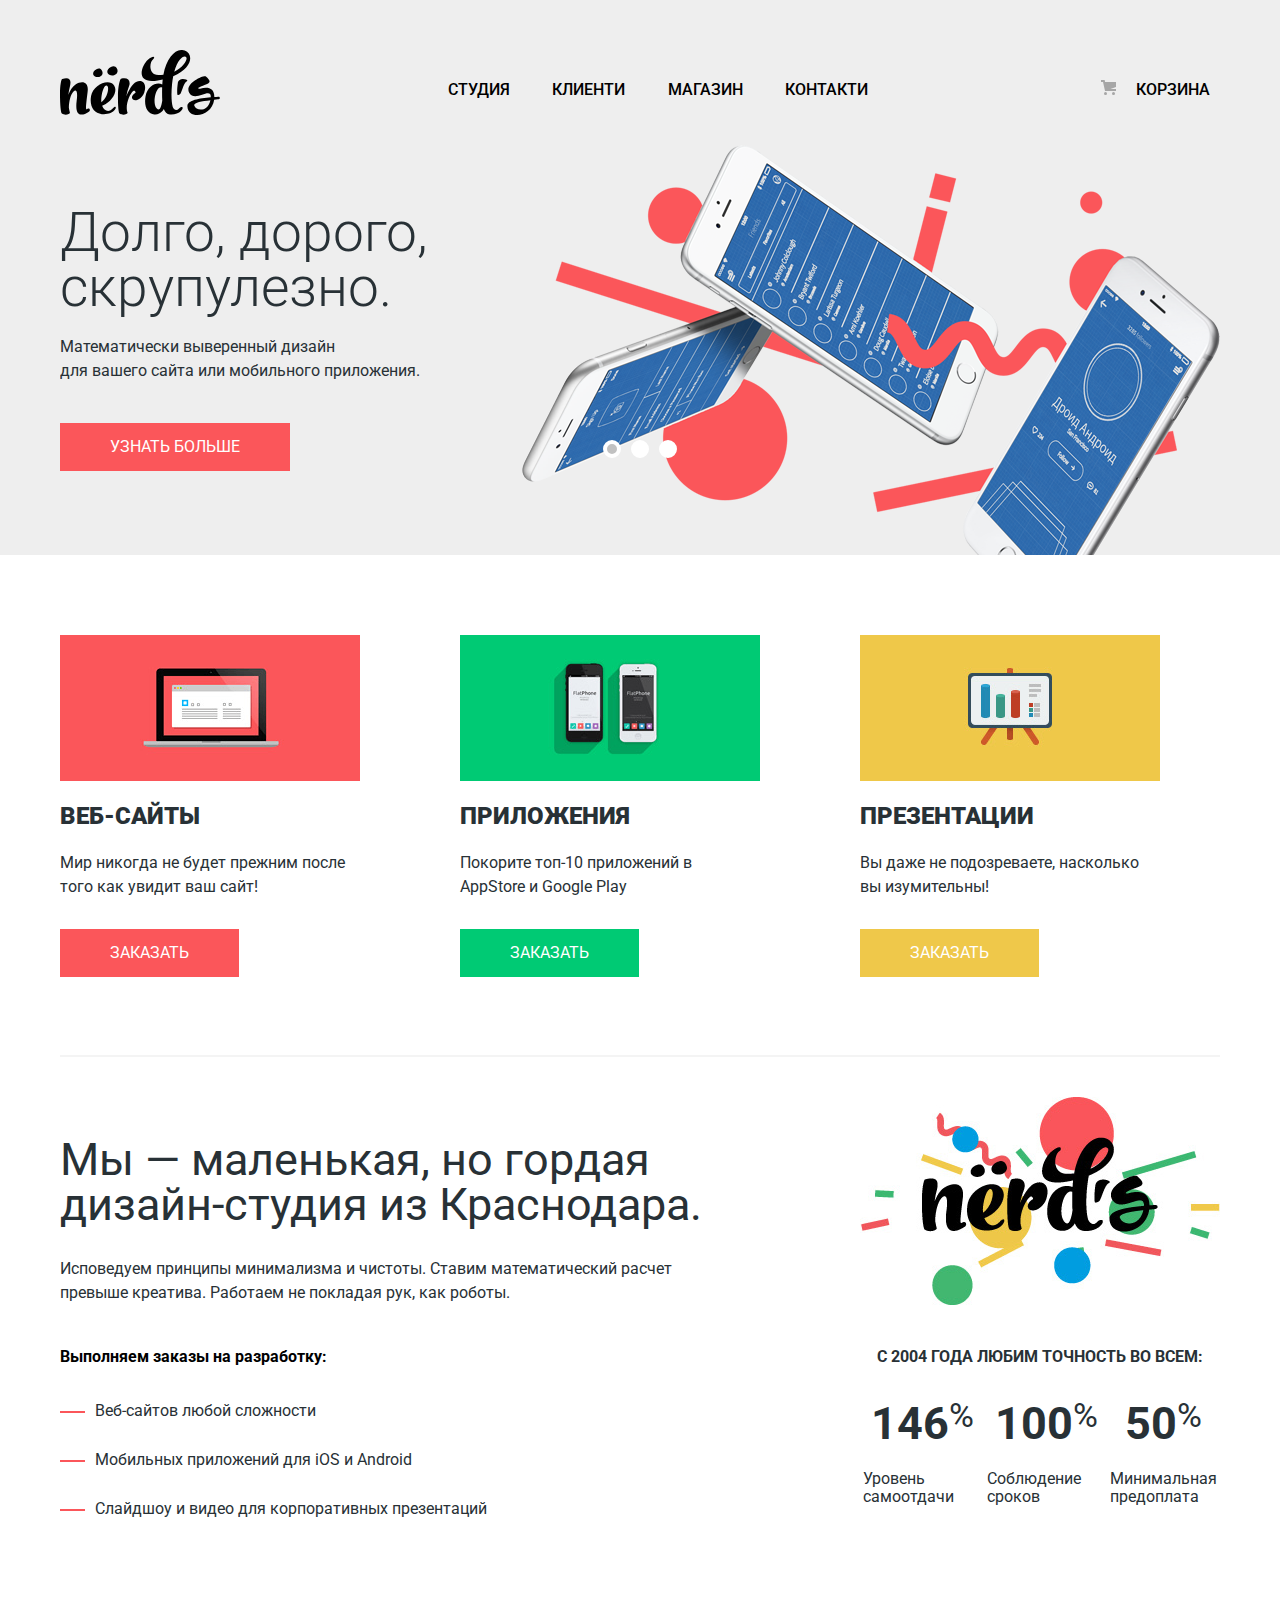
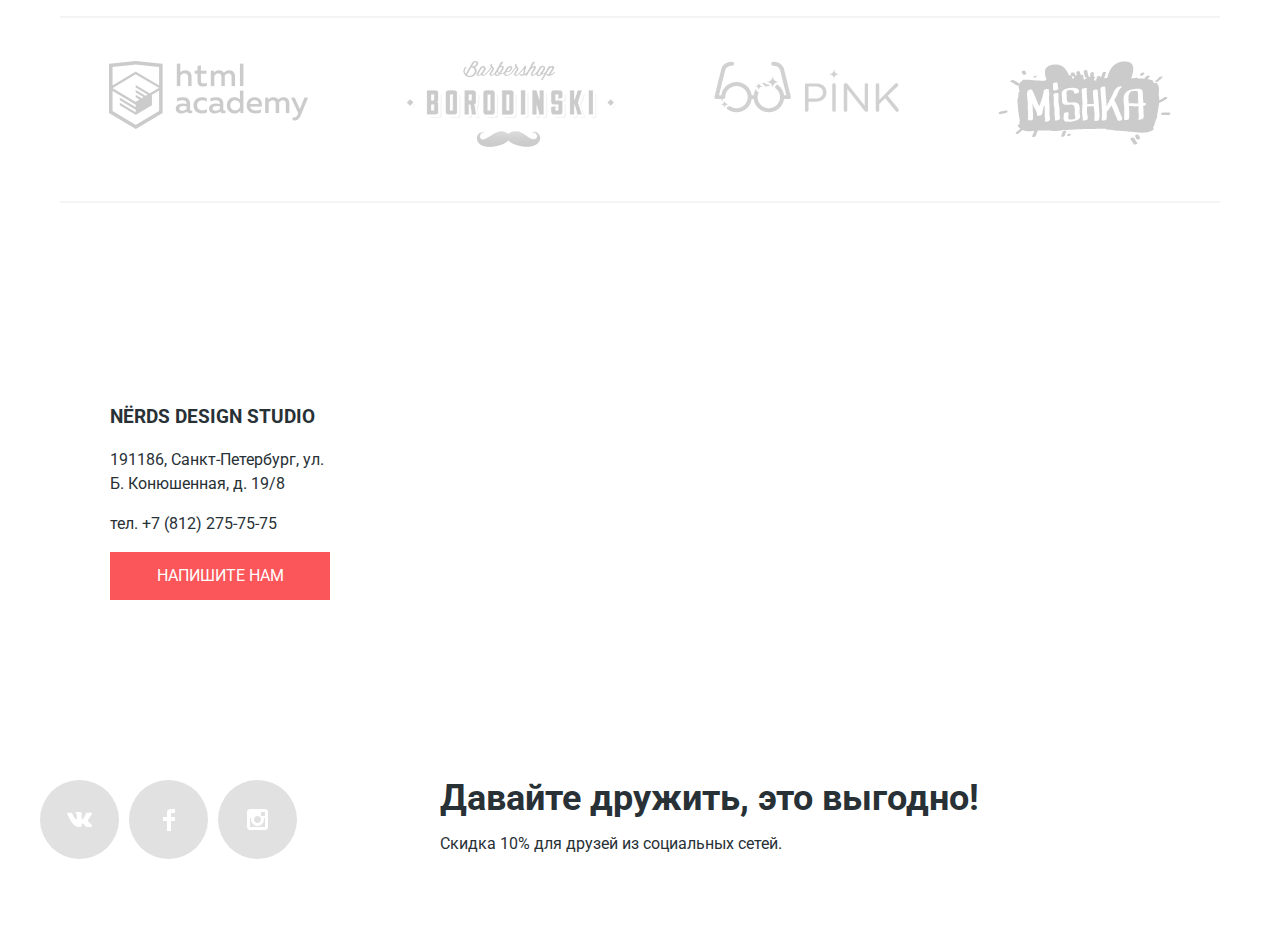
<file: index.html>
<!DOCTYPE html>
<html lang="ru">
<head>
	<meta charset="UTF-8">
	<title>Нёрдс</title>
	<meta name="viewport" content="width=device-width, initial-scale=1">
	<link href="https://fonts.googleapis.com/css?family=Roboto:400,900&amp;subset=cyrillic" rel="stylesheet">
	<link rel="stylesheet" href="css/normalize.css">
	<link rel="stylesheet" href="css/style.css">
</head>
<body>
	<header class="main-header">
		<div class="container">
			<nav class="main-navigation">
				<a class="main-header-logo">
					<img src="img/nerds-logo.svg" width="160" height="65" alt="logo">
				</a>
				<ul class="site-navigation">
					<li><a href="#">Студия</a></li>
					<li><a href="#">Клиенти</a></li>
					<li><a href="catalog.html">Магазин</a></li>
					<li><a href="#">Контакти</a></li>
				</ul>
				<ul class="user-navigation">
					<li>
						<a class="basket-link" href="basket.html">Корзина</a>
					</li>
				</ul>
			</nav>
			<section class="slider">
				<input type="radio" id="btn-1" name="toggle" checked>
				<input type="radio" id="btn-2" name="toggle">
				<input type="radio" id="btn-3" name="toggle">
				<div class="slider-controls">
					<label class="active" for="btn-1"></label>
					<label for="btn-2"></label>
					<label for="btn-3"></label>
					<!-- <i class="active"></i>
					<i></i>
					<i></i> -->
				</div>
				<div class="slides">
					<div class="slide">
						<div class="slide-text">
							<b class="slide-title">Долго, дорого, скрупулезно.</b>
							<p>Математически выверенный дизайн<br> для вашего сайта или мобильного приложения.</p>
							<a href="#" class="btn">Узнать больше</a>
						</div>
					</div>

					<div class="slide">
						<div class="slide-text">
							<b class="slide-title">Любим математику как никто другой</b>
							<p>Никакого креатива, только математические формулы<br> для расчета идеальных пропорций.</p>
							<a href="#" class="btn">Узнать больше</a>
						</div>
					</div>

					<div class="slide">
						<div class="slide-text">
							<b class="slide-title">Только ночь, только хардкор</b>
							<p>Работать днем, как все? Мы против этого.<br> Ближе к полуночи работа только начинается.</p>
							<a href="#" class="btn">Узнать больше</a>
						</div>
					</div>

				</div>			

			</section>
		</div>
	</header>

	<main class="container">
		<h1 class="visually-hidden">Веб студия "Нёрдс"</h1>

		<section class="offer">
			<h2 class="visually-hidden">Мы делаем:</h2>

			<ul class="offer-list">
				<li class="offer-item">
					<img src="img/features/illustration-1.png" alt="Веб-сайты">
					<h3 class="offer-name">Веб-сайты</h3>
					<p>Мир никогда не будет прежним 
					после того как увидит ваш сайт!</p>
					<a href="#" class="btn btn-pink">Заказать</a>
				</li>
				<li class="offer-item">
					<img src="img/features/illustration-2.png" alt="Приложения">
					<h3 class="offer-name">Приложения</h3>
					<p>Покорите топ-10 приложений в 
					AppStore и Google Play</p>
					<a href="#" class="btn btn-green">Заказать</a>
				</li>
				<li class="offer-item">
					<img src="img/features/illustration-3.png" alt="Презентации">
					<h3 class="offer-name">Презентации</h3>
					<p>Вы даже не подозреваете, 
					насколько вы изумительны!</p>
					<a href="#" class="btn btn-yellow">Заказать</a>
				</li>
			</ul>
		</section>

		<section class="about-us">
			<h2 class="visually-hidden">Про нас</h2>
				<div class="about-us-left">
					<p class="lead">Мы — маленькая, но гордая
					дизайн-студия из Краснодара.</p>
					<p class="lead-text">Исповедуем принципы минимализма и чистоты. Ставим математический расчет
					превыше креатива. Работаем не покладая рук, как роботы.</p>
					<h3>Выполняем заказы на разработку:</h3>
					<ul class="about-us-we-do">
						<li>Веб-сайтов любой сложности</li>
						<li>Мобильных приложений для iOS и Android</li>
						<li>Слайдшоу и видео для корпоративных презентаций</li>
					</ul>
				</div>
				<div class="about-us-right">
					<img src="img/for-us.jpg" alt="logo">
					<b>с 2004 года Любим точность во всем:</b>
					<table class="about-us-table">
						<tr>
							<th>146<sup>%</sup></th>
							<th>100<sup>%</sup></th>
							<th>50<sup>%</sup></th>
						</tr>
						<tr>
							<td>Уровень самоотдачи</td>
							<td>Соблюдение сроков</td>
							<td>Минимальная предоплата</td>
						</tr>
					</table>
				</div>
		</section>

		<section class="brands">
			<ul>
				<li>
					<a href="#" class="brands-item"><img src="img/partners/logo-1.png" alt="HTML-Academy"></a>
				</li>
				<li>
					<a href="#" class="brands-item"><img src="img/partners/logo-2.png" alt="Барбершоп Borodinsky"></a>
				</li>
				<li>
					<a href="#" class="brands-item"><img src="img/partners/logo-3.png" alt="Pink"></a>
				</li>
				<li>
					<a href="#" class="brands-item"><img src="img/partners/logo-4.png" alt="Mishka"></a>
				</li>
			</ul>
		</section>
	</main>

	<section class="map">
		<h2 class="visually-hidden">Как до нас добратся</h2>
		
		<div class="container">
			<div class="map-adres-box">
			<h3>NЁRDS DESIGN STUDIO</h3>
			<p>191186, Санкт-Петербург, 
				ул. Б. Конюшенная, д. 19/8</p>
			<p>тел. +7 (812) 275-75-75</p>
			<a class="btn btn-contacts" href="#">Напишите нам</a>
			</div>
		</div>

		<div class="map-old">
			<iframe src="https://www.google.com/maps/embed?pb=!1m18!1m12!1m3!1d2012.5166288730093!2d30.32115488366354!3d59.93852754425381!2m3!1f0!2f0!3f0!3m2!1i1024!2i768!4f13.1!3m3!1m2!1s0x4696310fb661d55f%3A0xd0cc7f055debe430!2sBolshaya+Konyushennaya+Street%2C+Sankt-Peterburg%2C+Russia%2C+191186!5e0!3m2!1sen!2sua!4v1517676764302" width="100%" height="420" frameborder="0" style="border:0" allowfullscreen></iframe>
			<!-- <img src="img/map-old.png" width="100%" height="420" alt="оффис компании по адрессу: Санкт-Петербург, ул. Б. Конюшенная, д. 19/8"> -->
		</div>
	</section>

	<footer class="main-footer container">

			<div class="footer-social">
				<ul>
					<li>
						<a class="social-btn social-btn-vk" href="#"><span class="visually-hidden">Вконтакте</span>
							<img src="img/soc-icons/vk-icon.svg" width="25" height="25" alt="Вконтакте">
						</a>
					</li>
					<li>
						<a class="social-btn social-btn-fb" href="#"><span class="visually-hidden">Фейсбук</span>
							<img src="img/soc-icons/fb-icon.svg" width="12px" height="22px" alt="Фейсбук">
						</a>
					</li>
					<li>
						<a class="social-btn social-btn-inst" href="#"><span class="visually-hidden">Инстаграм</span>
							<img src="img/soc-icons/insta-icon.svg" alt="Инстаграм">
						</a>
					</li>
				</ul>
			</div>

			<div class="social-discount">
				<b>Давайте дружить, это выгодно!</b>
				<p>Скидка 10% для друзей из социальных сетей.</p>
			</div>
	</footer>

	<section class="modal modal-write-us">
    <form class="write-us-form" action="#" method="post">
    	<legend>Напишите нам</legend>
    	<div class="form-wrapper">
	      <p>
	        <label class="user-name " for="user-name">Ваше имя:</label>
	        <input class="login-icon-user" id="user-name" type="text" name="user-name" placeholder="Представьтесь, пожалуйста">
	      </p>
	      <p>
	        <label class="user-mail" for="user-mail">Ваш e-mail:</label>
	        <input class="login-icon-password" id="user-mail" type="email" name="user-email" placeholder="Для отправки ответа">
	      </p>
	      <p class="textarea-form">
	      	<label class="login-checkbox" for="text-letter">Текст письма:</label>
	        <textarea id="text-letter" name="user-text" placeholder="В свободной форме"></textarea> 
	      </p>
      </div>
      <button class="btn btn-modal-send" type="submit">Отправить</button>
    </form>
    <button class="modal-close" type="button">Закрить</button>
	</section>

	<script src="js/popup.js"></script>
</body>
</html>
</file>
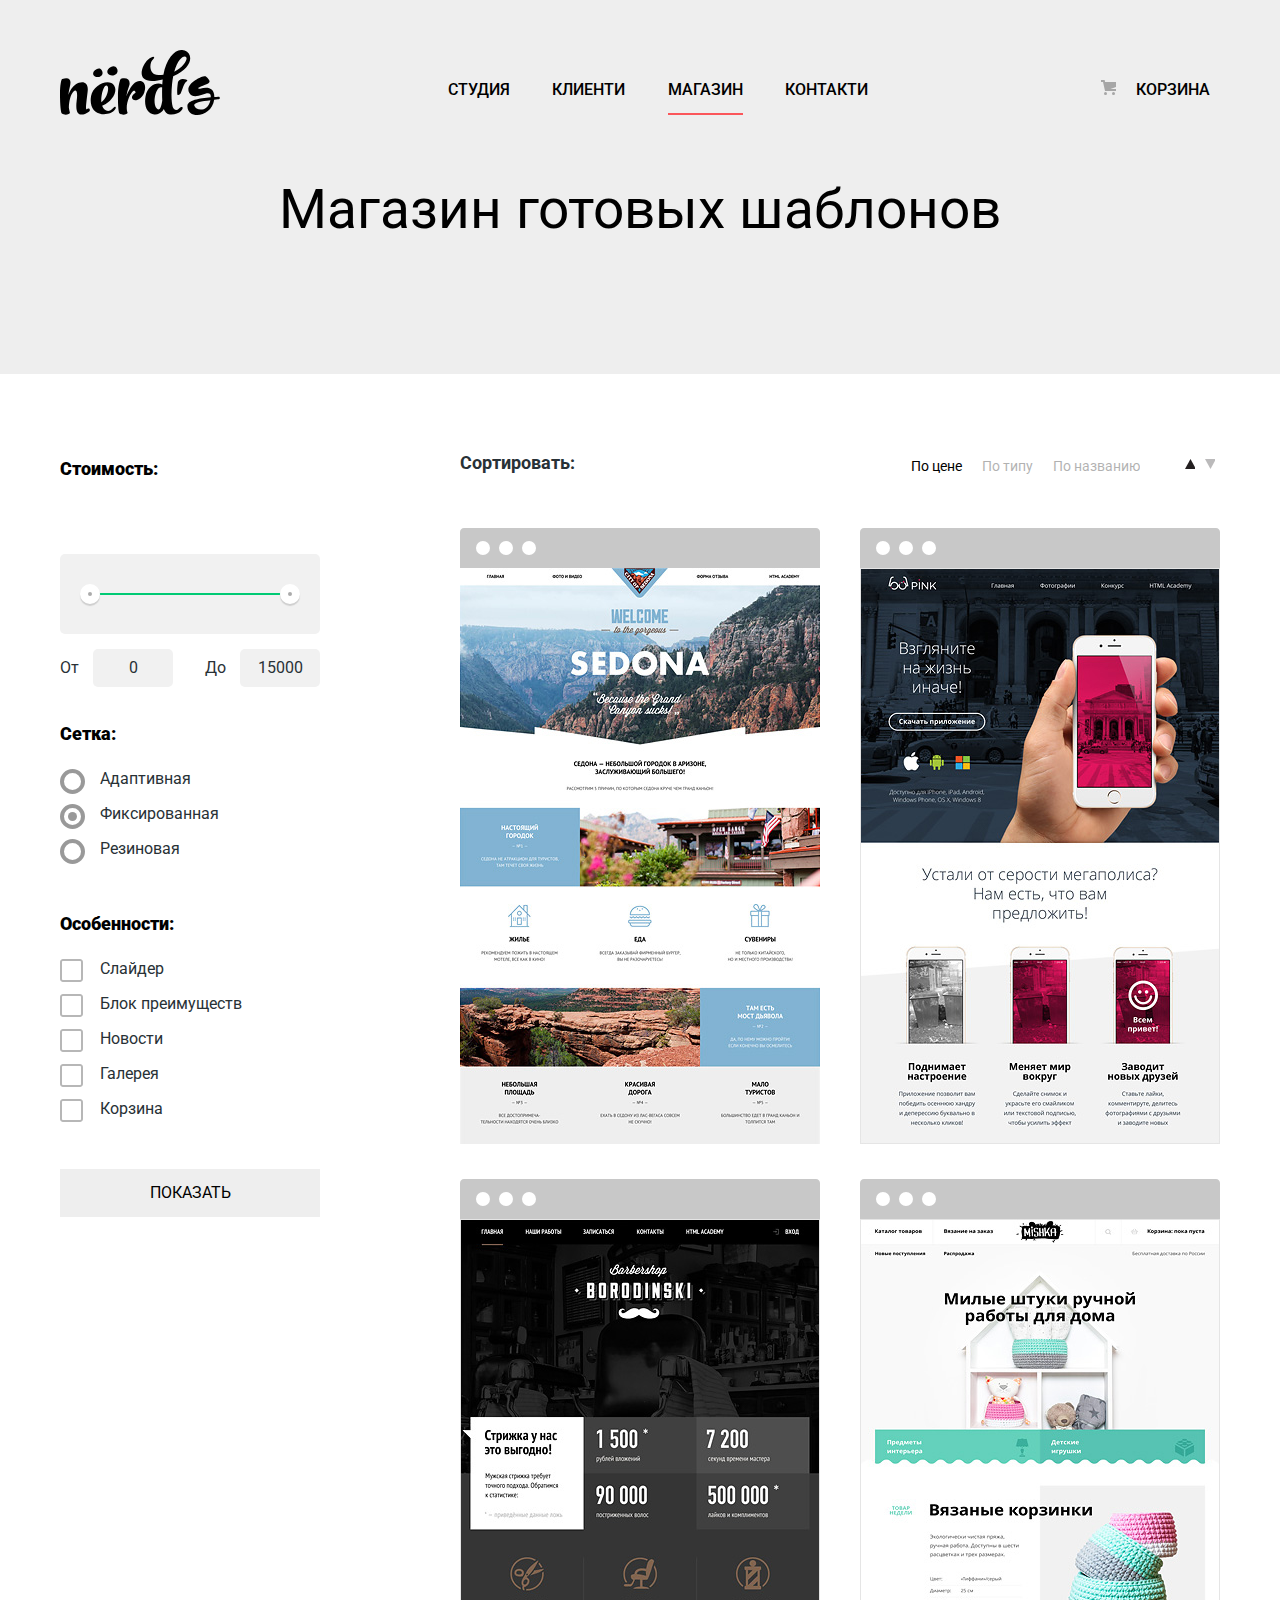
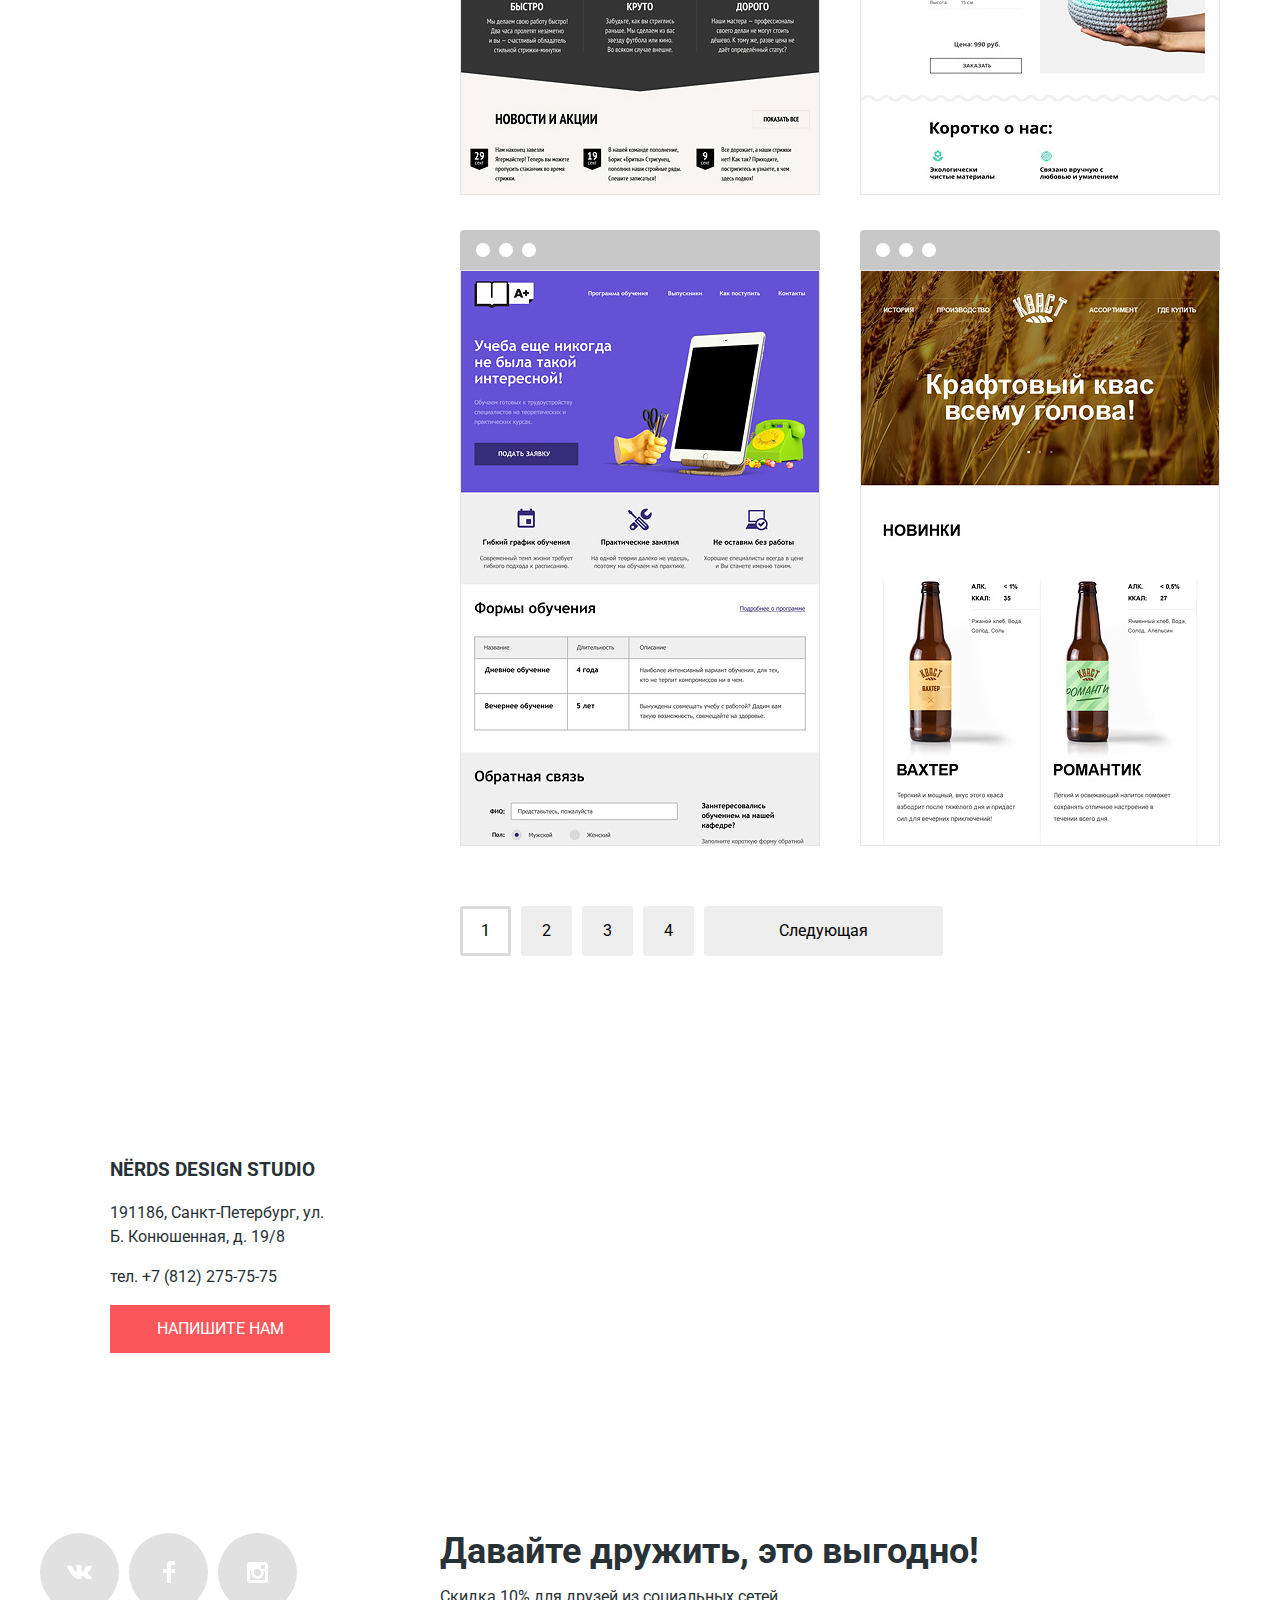
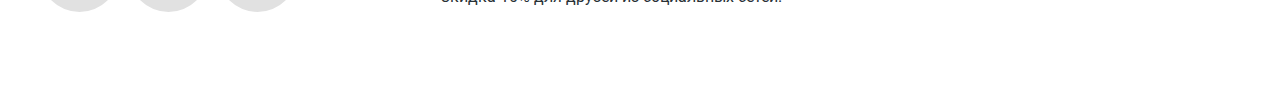
<file: catalog.html>
<!DOCTYPE html>
<html lang="ru">
<head>
	<meta charset="UTF-8">
	<title>Нёрдс</title>
	<meta name="viewport" content="width=device-width, initial-scale=1">
	<link href="https://fonts.googleapis.com/css?family=Roboto:400,900&amp;subset=cyrillic" rel="stylesheet">
	<link rel="stylesheet" href="css/normalize.css">
	<link rel="stylesheet" href="css/style.css">
</head>
<body>
	<header class="main-header">
		<div class="container">
			<nav class="main-navigation">
				<a class="main-header-logo" href="index.html">
					<img src="img/nerds-logo.svg" width="160" height="65" alt="logo">
				</a>
				<ul class="site-navigation">
					<li><a href="#">Студия</a></li>
					<li><a href="#">Клиенти</a></li>
					<li class="site-navigation-current"><a>Магазин</a></li>
					<li><a href="#">Контакти</a></li>
				</ul>
				<ul class="user-navigation">
					<li>
						<a class="basket-link" href="basket.html">Корзина</a>
					</li>
				</ul>
			</nav>
			<section class="home-text">
				<h1>Магазин готовых шаблонов</h1>
			</section>
		</div>
	</header>

	<main class="main-wrapper container">
		<aside class="filters">
			<h2 class="visually-hidden">Фильтр товаров</h2>

			<form action="#" class="main-filter" method="get">
				<fieldset>
					<legend>Стоимость:</legend>
					<div class="range-filter">
						<div class="range-controls">
							<div class="scale">
								<div class="bar" style="width:100%;"></div>
							</div>
							<div class="toggle min-toggle"></div>
							<div class="toggle max-toggle"></div>
						</div>
						<div class="price-controls">
							<label class="min-price">От
								<input type="text" value="0" name="min-price">
							</label>
							<label class="max-price">До
								<input type="text" value="15000" name="max-price">
							</label>
						</div>
					</div>
				</fieldset>
				<fieldset>
					<legend>Сетка:</legend>
					<ul>
						<li class="filter-options">
							<label>
								<input class="visually-hidden" id="filter-adaptiv" type="radio" name="grid" value="adaptiv">
								<span class="checked-box">Адаптивная</span>
							</label>
						</li>
						<li class="filter-options">
							<label for="filter-fixed">
								<input class="visually-hidden" id="filter-fixed" type="radio" name="grid" value="fixed" checked>
								<span class="checked-box">Фиксированная</span>
							</label>
						</li>
						<li class="filter-options">
							<label>
								<input class="visually-hidden" id="filter-rubber" type="radio" name="grid" value="rubber">
								<span class="checked-box">Резиновая</span>
							</label>
						</li>
					</ul>
				</fieldset>
				<fieldset>
					<legend>Особенности:</legend>
					<ul>
						<li class="filter-options">
							<label>
								<input class="visually-hidden" id="filter-slider" type="checkbox" name="slider">
								<span class="checked-box">Слайдер</span>
							</label>
						</li>
						<li class="filter-options">
							<label>
								<input class="visually-hidden" id="filter-block-features" type="checkbox" name="block-features">
								<span class="checked-box">Блок преимуществ</span>
						 </label>
						</li>
						<li class="filter-options">
							<label>
							 <input class="visually-hidden" id="filter-news" type="checkbox" name="news">
							 <span class="checked-box">Новости</span>
						 </label>
						</li>
						<li class="filter-options">
							<label>
								<input class="visually-hidden" id="filter-gallery" type="checkbox" name="gallery">
								<span class="checked-box">Галерея</span>
							</label>
						</li>
						<li class="filter-options">
							<label>
								<input class="visually-hidden" id="filter-basket" type="checkbox" name="basket">
								<span class="checked-box">Корзина</span>
							</label>
						</li>
					</ul>
				</fieldset>
				<button class="btn" type="submit">Показать</button>
			</form>
		</aside>

		<section class="catalog">

			<div class="catalog-sort">
				<p>Сортировать:</p>
				<div class="catalog-sort-wrapper">
					<ul class="catalog-sort-list">
						<li class="sort-active">
							<a href="#">По цене</a>
						</li>
						<li>
							<a href="#">По типу</a>
						</li>
						<li>
							<a href="#">По названию</a>
						</li>
					</ul>
					<ul class="catalog-sort-icon">
						<li class="sort-active">
							<a class="sort-icon-up" href="#"><span class="visually-hidden">По убыванию</span></a>
						</li>
						<li>
							<a class="sort-icon-down" href="#"><span class="visually-hidden">По возрастанию</span></a>
						</li>
					</ul>
				</div>
			</div>

			<h2 class="visually-hidden">Список макетов</h2>

			<div class="article-wrapper">

				<article class="catalog-itam">
					<a href="catalog-itam.html">
						<img src="img/catalog/Фон.jpg" alt="kvast">
						<div class="catalog-item-info">
							<h2>Sedona</h2>
							<p>Информационный сайт для туристов</p>
							<button class="btn" >9 900 Р</button>
						</div>
					</a>
				</article>
				<article class="catalog-itam">
					<a href="catalog-item.html">
						<img src="img/catalog/img-pink.jpg" alt="kvast">
						<div class="catalog-item-info">
							<h2>Pink App</h2>
							<p>Продуктовый лендинг приложения для iOS и Android</p>
							<button class="btn" >9 900 Р</button>
						</div>
					</a>
				</article>
				<article class="catalog-itam">
					<a href="catalog-item.html">
						<img src="img/catalog/img-barbershop.jpg" alt="kvast">
						<div class="catalog-item-info">
							<h2>Barbershop</h2>
							<p>Сайт салоны красоты. Для мужчин, да.</p>
							<button class="btn" >9 900 Р</button>
						</div>
					</a>
				</article>
				<article class="catalog-itam">
					<a href="catalog-item.html">
						<img src="img/catalog/img-mishka.jpg" alt="kvast">
						<div class="catalog-item-info">
							<h2>MISHKA</h2>
							<p>Интернет-магазин вязаных игрушек</p>
							<button class="btn" >9 900 Р</button>
						</div>
					</a>
				</article>
				<article class="catalog-itam">
					<a href="catalog-item.html">
						<img src="img/catalog/img-aplus.jpg" alt="kvast">
						<div class="catalog-item-info">
							<h2>A Plus</h2>
							<p>Лендинг курсов повышения квалификации</p>
							<button class="btn" >9 900 Р</button>
						</div>
					</a>
				</article>
				<article class="catalog-itam">
					<a href="catalog-item.html">
						<img src="img/catalog/img-kvast.jpg" alt="kvast">
						<div class="catalog-item-info">
							<h2>КВАСТ</h2>
							<p>Промо-сайт производителя крафтового кваса</p>
							<button class="btn" >9 900 Р</button>
						</div>
					</a>
				</article>
			</div>

			<ul class="pagination-list">
          <li class="pagination-item pagination-item-current">
          	<a>1</a>
          </li>
          <li class="pagination-item">
          	<a href="#">2</a>
          </li>
          <li class="pagination-item">
          	<a href="#">3</a>
          </li>
          <li class="pagination-item">
          	<a href="#">4</a>
          </li>
          <li class="pagination-item pagination-item-next">
          	<a href="#">Следующая</a>
          </li>
        </ul>
		</section>
	</main>

	<section class="map">
		<h2 class="visually-hidden">Как до нас добратся</h2>
		
		<div class="container">
			<div class="map-adres-box">
			<h3>NЁRDS DESIGN STUDIO</h3>
			<p>191186, Санкт-Петербург, 
				ул. Б. Конюшенная, д. 19/8</p>
			<p>тел. +7 (812) 275-75-75</p>
			<a class="btn btn-contacts" href="#">Напишите нам</a>
			</div>
		</div>

		<div class="map-old">
			<iframe src="https://www.google.com/maps/embed?pb=!1m18!1m12!1m3!1d2012.5166288730093!2d30.32115488366354!3d59.93852754425381!2m3!1f0!2f0!3f0!3m2!1i1024!2i768!4f13.1!3m3!1m2!1s0x4696310fb661d55f%3A0xd0cc7f055debe430!2sBolshaya+Konyushennaya+Street%2C+Sankt-Peterburg%2C+Russia%2C+191186!5e0!3m2!1sen!2sua!4v1517676764302" width="100%" height="420" frameborder="0" style="border:0" allowfullscreen></iframe>
			<!-- <img src="img/map-old.png" width="100%" height="420" alt="оффис компании по адрессу: Санкт-Петербург, ул. Б. Конюшенная, д. 19/8"> -->
		</div>
	</section>

	<footer class="main-footer container">

			<div class="footer-social">
				<ul>
					<li>
						<a class="social-btn social-btn-vk" href="#"><span class="visually-hidden">Вконтакте</span>
							<img src="img/soc-icons/vk-icon.svg" width="25" height="25" alt="Вконтакте">
						</a>
					</li>
					<li>
						<a class="social-btn social-btn-fb" href="#"><span class="visually-hidden">Фейсбук</span>
							<img src="img/soc-icons/fb-icon.svg" width="12px" height="22px" alt="Фейсбук">
						</a>
					</li>
					<li>
						<a class="social-btn social-btn-inst" href="#"><span class="visually-hidden">Инстаграм</span>
							<img src="img/soc-icons/insta-icon.svg" alt="Инстаграм">
						</a>
					</li>
				</ul>
			</div>

			<div class="social-discount">
				<b>Давайте дружить, это выгодно!</b>
				<p>Скидка 10% для друзей из социальных сетей.</p>
			</div>
	</footer>

	<section class="modal modal-write-us">
    <form class="write-us-form" action="#" method="post">
    	<legend>Напишите нам</legend>
    	<div class="form-wrapper">
	      <p>
	        <label class="user-name " for="user-name">Ваше имя:</label>
	        <input class="login-icon-user" id="user-name" type="text" name="user-name" placeholder="Представьтесь, пожалуйста">
	      </p>
	      <p>
	        <label class="user-mail" for="user-mail">Ваш e-mail:</label>
	        <input class="login-icon-password" id="user-mail" type="email" name="user-email" placeholder="Для отправки ответа">
	      </p>
	      <p class="textarea-form">
	      	<label class="login-checkbox" for="text-letter">Текст письма:</label>
	        <textarea id="text-letter" name="user-text" placeholder="В свободной форме"></textarea> 
	      </p>
      </div>
      <button class="btn btn-modal-send" type="submit">Отправить</button>
    </form>
    <button class="modal-close" type="button">Закрить</button>
	</section>

	<script src="js/popup.js"></script>
</body>
</html>
</file>
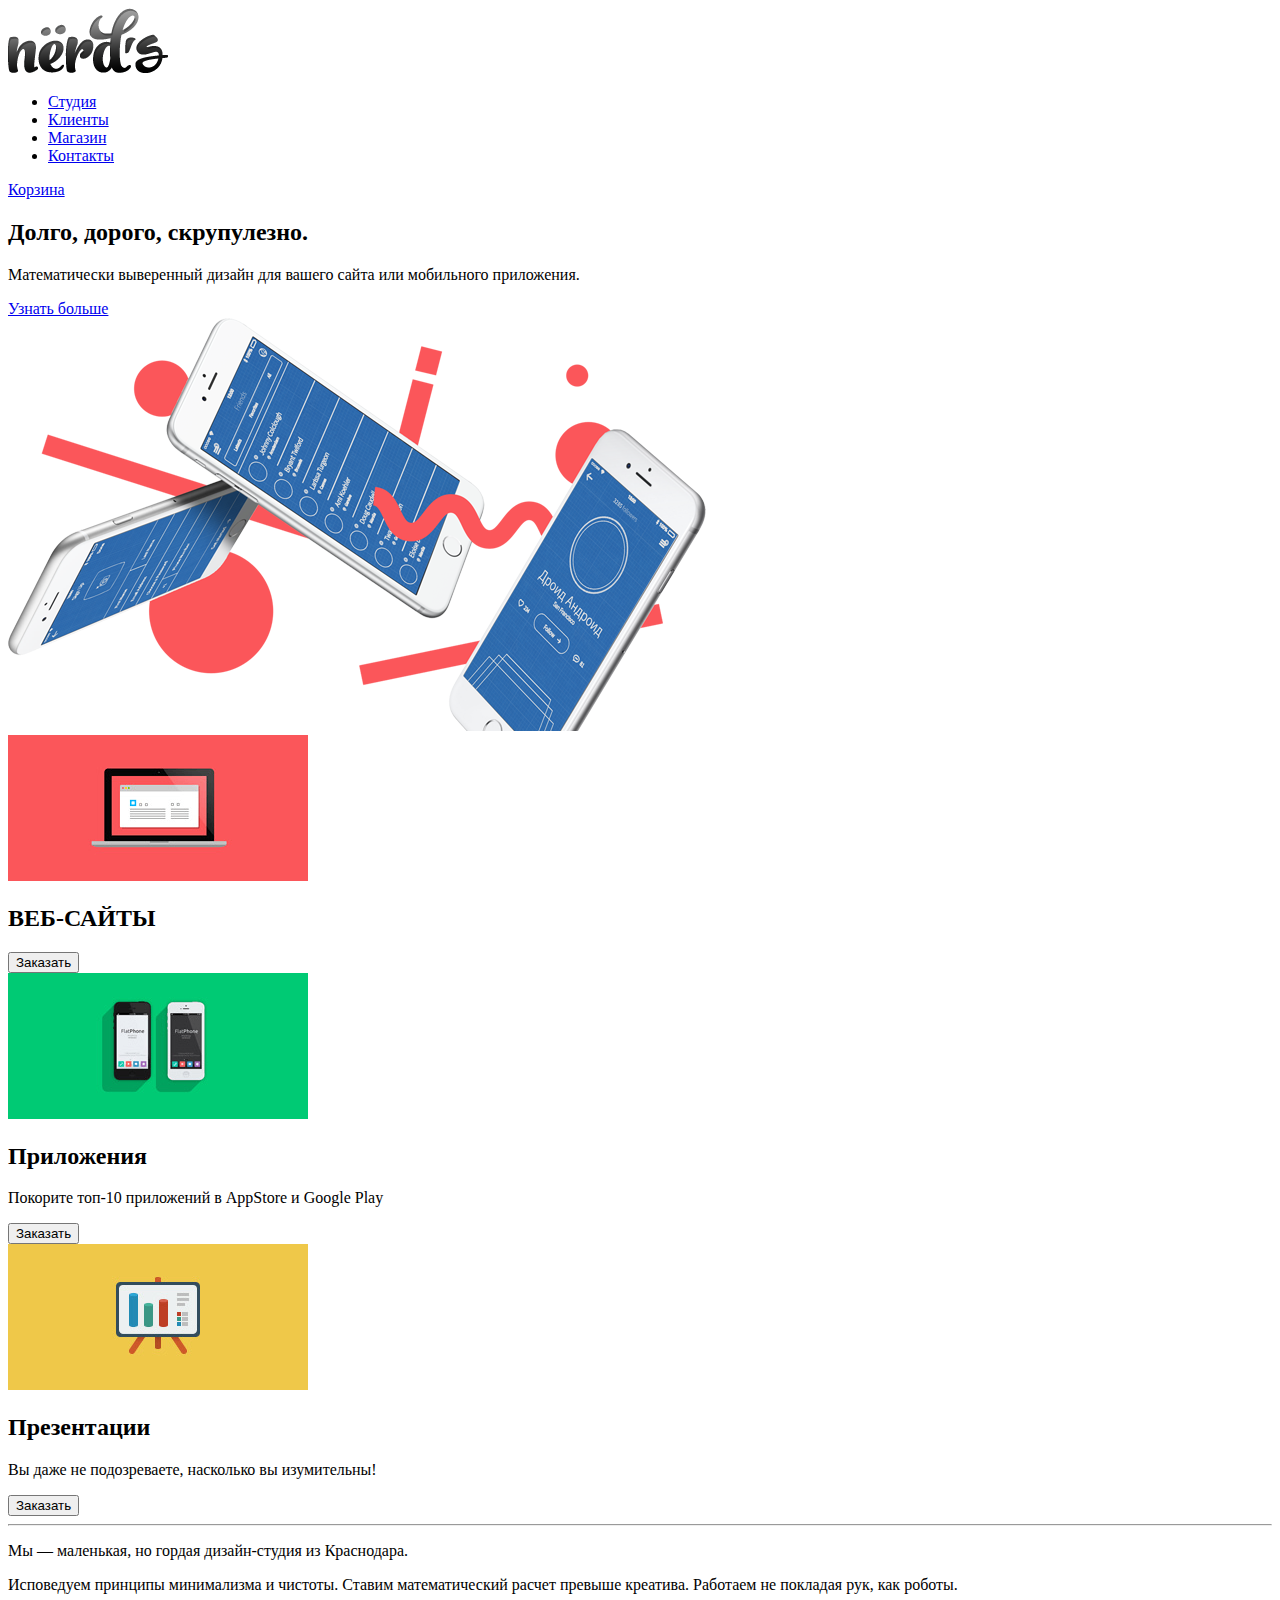
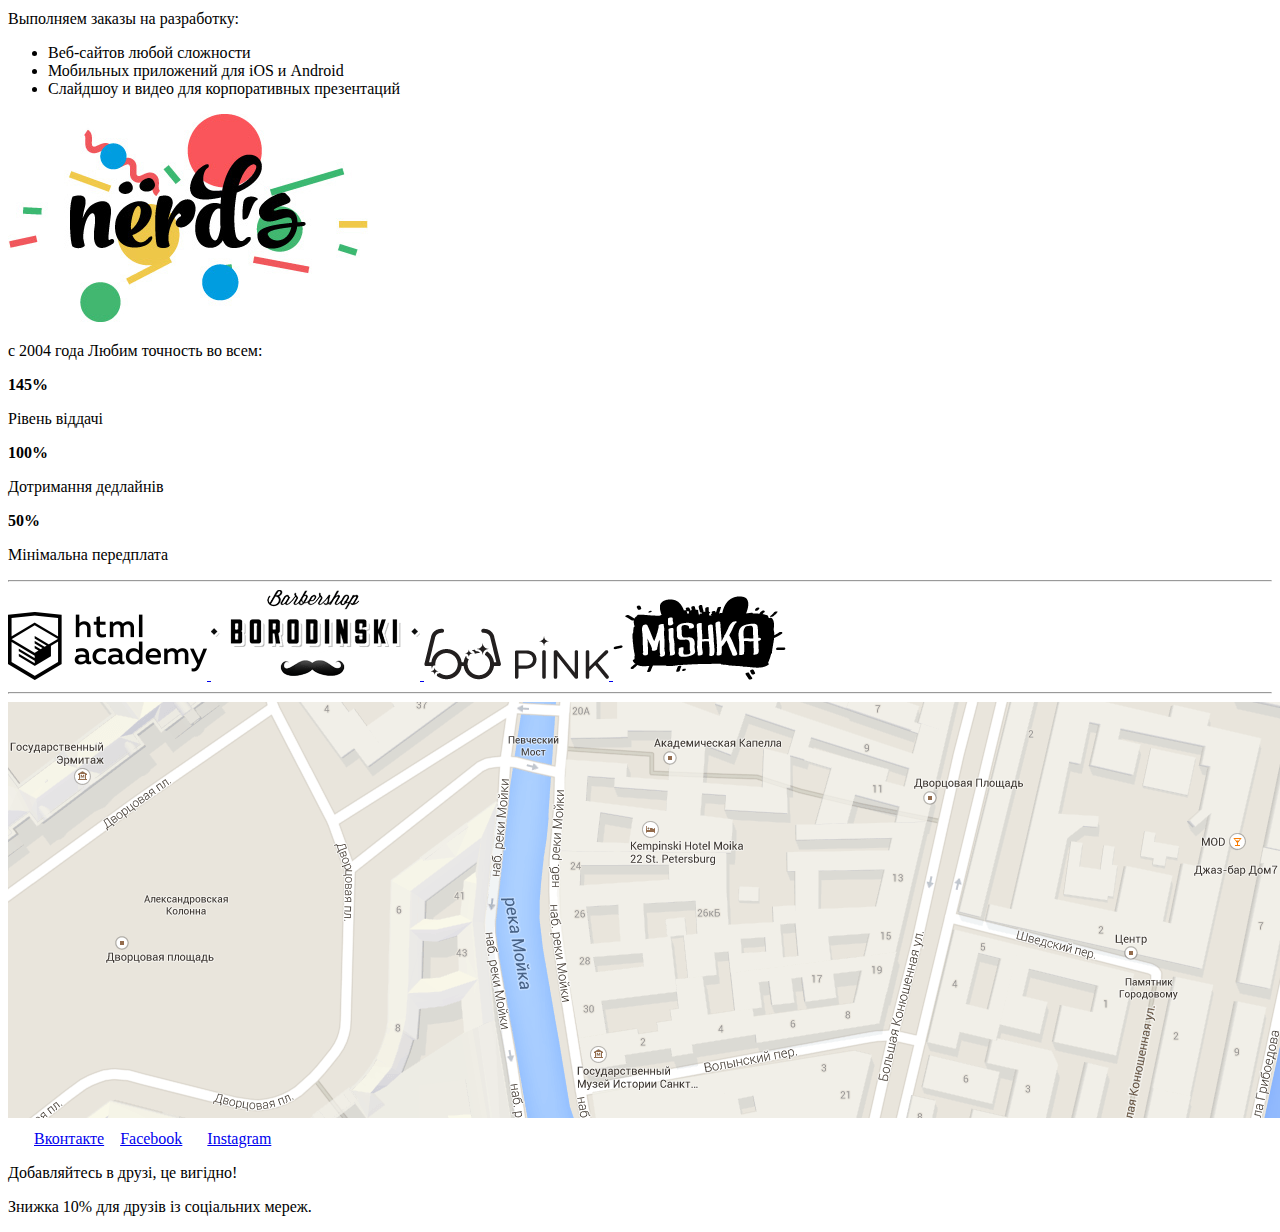
<file: old-index.html>
<!DOCTYPE html>
<html lang="ru">
  <head>
    <meta charset="utf-8">
    <title>Нёрдс</title>
  </head>
  <body>

	<header class="main-header">
		<div class="container">
			<div class="index-logo">
				<img src="img/logo.png" alt="Нёрдс-logo">
			</div>
			<nav class="main-navigation">
				<ul>
					<li><a href="index.html">Студия</a></li>
					<li><a href="page/clients.html">Клиенты</a></li>
					<li><a href="page/shop.html">Магазин</a></li>
					<li><a href="page/contacts.html">Контакты</a></li>
				</ul>
			</nav>
			<div class="user-block">
				<a href="#">Корзина</a>
			</div>
			<div class="slidebar">
				<h2>
					Долго, дорого, 
					скрупулезно.
				</h2>
				<p>
					Математически выверенный дизайн 
					для вашего сайта или мобильного приложения.
				</p>
				<a class="btn" href="#">Узнать больше</a>
				<div class="slider-img">
					<img src="img/slider/slide-1.png" alt="komputer">
				</div>
			</div>
		</div>
	</header>

	<main class="container">
		<section class="features">
			<div class="features-item">
				<img src="img/features/illustration-1.png" alt="ВЕБ-САЙТЫ">
				<h2>ВЕБ-САЙТЫ</h2>
				<p></p>
				<button>Заказать</button>
			</div>
			<div class="features-item">
				<img src="img/features/illustration-2.png" alt="Приложения">
				<h2>Приложения</h2>
				<p>Покорите топ-10 приложений в 
					 AppStore и Google Play</p>
				<button>Заказать</button>
			</div>
			<div class="features-item">
				<img src="img/features/illustration-3.png" alt="Презентации">
				<h2>Презентации</h2>
				<p>Вы даже не подозреваете, 
					 насколько вы изумительны!</p>
				<button>Заказать</button>
			</div>
		</section>
		<hr>
		<section class="about-us">
			<div class="what-we-do">
				<div class="what-we-do-text">
					<p class="lead">Мы — маленькая, но гордая
							дизайн-студия из Краснодара.
					</p>
					<p>Исповедуем принципы минимализма и чистоты. Ставим математический расчет
						 превыше креатива. Работаем не покладая рук, как роботы.
					</p>
				</div>
				<div class="about-us-list">
					<p>Выполняем заказы на разработку:</p>
					<ul>
						<li>Веб-сайтов любой сложности</li>
						<li>Мобильных приложений для iOS и Android</li>
						<li>Слайдшоу и видео для корпоративных презентаций</li>
					</ul>
				</div>
			</div>
			<div class="how-we-do">
				<img src="img/for-us.jpg" alt="Nards">
				<p>с 2004 года Любим точность во всем:</p>
				<div class="stat-wrap">
					<div class="stat-item"><b>145%</b><p>Рівень віддачі</p></div>
					<div class="stat-item"><b>100%</b><p>Дотримання дедлайнів</p></div>
					<div class="stat-item"><b>50%</b><p>Мінімальна передплата</p></div>
				</div>
			</div>
		</section>
		<hr>
		<section class="partners">
			<a href="#">
				<img src="img/clients/logo-1.png" alt="HtmlAcademy">
			</a>
			<a href="#">
				<img src="img/clients/logo-2.png" alt="Burudinsky">
			</a>
			<a href="#">
				<img src="img/clients/logo-3.png" alt="Pink">
			</a>
			<a href="#">
				<img src="img/clients/logo-4.png" alt="Mishka">
			</a>
		</section>
		<hr>
	</main>

	<section class="map">
		<div class="map-old">
			<img src="img/map-old.png" alt="map">
		</div>
	</section>

	<footer class="container">
		<div class="social-btn">
			<a href="#"><img src="img/soc-icons/vk-icon.png" alt="Vkontakte">Вконтакте</a>
			<a href="#"><img src="img/soc-icons/fb-icon.png" alt="Facebook">Facebook</a>
			<a href="#"><img src="img/soc-icons/insta-icon.png" alt="Instagram">Instagram</a>
		</div>
		<div class="social-discount">
			<p>Добавляйтесь в друзі, це вигідно!</p>
			<p>Знижка 10% для друзів із соціальних мереж.</p>
		</div>
	</footer>

  </body>
</html>
</file>
<file: css/style.css>
/*     /////     Basic style     /////     */
*, *::before, *::after {
	box-sizing: inherit;
}
html {
	-webkit-box-sizing: border-box;
	-moz-box-sizing: border-box;
	box-sizing: border-box;
}
.content-box-component {
	-webkit-box-sizing: content-box;
	-moz-box-sizing: content-box;
	box-sizing: content-box;
}
body {
	min-width: 1200px;
	margin: 0;
	padding: 0;

	font-family: "Roboto", Arial, sans-serif;
	font-size: 16px;
	line-height: 24px;
	font-weight: 400;
	color: #283136;
}
.container {
	width: 1200px;
	margin: 0 auto;
	padding: 0 20px;
}
a {
	text-decoration: none;
}
img {
	min-width: 100%;
	height: auto;
}
.visually-hidden:not(:focus):not(:active),
input[type="checkbox"].visually-hidden,
input[type="radio"].visually-hidden {
	position: absolute;

	width: 1px;
	height: 1px;
	margin: -1px;
	padding: 0;
	border: 0;

	white-space: nowrap;

	clip-path: inset(100%);
	clip: rect(0 0 0 0);
	overflow: hidden;
}
/*     /////     Animation     /////     */
@keyframes bonce {
	0% {
		transform: translate(-50%, 150%);
	}
	40% {
		transform: translate(-50%, -70%);
	}
	70% {
		transform: translate(-50%, -40%);
	}
	100% {
		transform: translate(-50%, -50%);
	}
}
@keyframes shake {
	0%, 100% {
		transform: translate(-50%, -50%);
	}
	40%, 80%  {
		transform: translate(-45%, -50%);
	}
 	20%, 60% {
		transform: translate(-55%, -50%);
	}
}

/*     /////     .Header     /////     */
.main-header {
	background-color: #eeeeee;
	margin-bottom: 80px;
}
.main-header-logo {
	width: 160px;
	height: 65px;
}
.main-header-logo img:hover {
	opacity: 0.8;
}
.main-header-logo img:active {
	opacity: 0.3;
}
.main-navigation {
	display: flex;
	justify-content: space-between;
	padding-top: 50px;
	padding-bottom: 10px;
}
.site-navigation,
.user-navigation {
	display: flex;
	align-items: flex-end;
	justify-content: space-between;
	flex-wrap: wrap;
	padding: 0;
	margin: 0;
	
	list-style: none;
	line-height: 30px;
}
.site-navigation {
	width: 440px;
}
.user-navigation {
	max-width: 200px;
}
.user-navigation .basket-link {
	position: relative;
	padding-left: 40px;
}
.basket-link::before {
	content: "";
	position: absolute;
	top: 15px;
	left: 5px;

	width: 20px;
	height: 20px;

	background-image: url("../img/cart-icon.svg");
	background-position: 0 0;
	background-repeat: no-repeat;
}

.site-navigation a,
.user-navigation a {
	display: block;
	padding: 10px;
	color: #000;
	font-size: 16px;
	line-height: 30px;
	font-weight: 500;
	text-transform: uppercase;
}
.site-navigation a:hover,
.user-navigation a:hover {
	color: #fb565a;
}
.site-navigation a:active,
.user-navigation a:active {
	color: rgba(0, 0, 0, 0.3);
}
.site-navigation-current a:not([href]) {
	color: #000;
}
.site-navigation-current {
	position: relative;
}
.site-navigation-current::after {
	content: "";

	position: absolute;
	right: 10px;
	left: 10px;
	bottom: 0;
	height: 2px;
	background-color: #fb565a;
}

.home-text {
	padding-top: 20px;
	padding-bottom: 100px;
}
.home-text h1 {
	text-align: center;
	font-size: 55px;
	line-height: 55px;
	font-weight: 400;
	color: #000;
}

/*     /////     .Slider     /////      */

.slider {	
	position: relative;
	height: 430px;
	width: 1160px;
	margin: 0 auto;
	/*border: 1px solid #000;*/
}
.slider input[type="radio"] {
	position: absolute;
	opacity: 0;
}

.slider-controls {
	position: absolute;
	bottom: 95px;
	left: 50%;
	width: 200px;
	height: 20px;
	margin-left: -100px;
	text-align: center;
	/*border: 1px solid green;*/
	z-index: 1000;
}
.slider-controls label {
	display: inline-block;
	width: 18px;
	height: 18px;
	margin: 0 3px;
	background-color: #fff;
	border: 4px solid #fff;
	vertical-align: top;
	border-radius: 50%;
	cursor: pointer;
}
#btn-1:checked ~ .slider-controls label[for="btn-1"],
#btn-2:checked ~ .slider-controls label[for="btn-2"],
#btn-3:checked ~ .slider-controls label[for="btn-3"] {
	background-color: #c1c1c1;
}
/*.slider-controls .active {
	background-color: #c1c1c1;
}*/
.slide {
	position: absolute;
	top: 0;
	left: 0;
	width: 100%;
	height: 100%;
	overflow: hidden;
	/*background-color: rgba(255,255,0,0.1);*/
}
.slide-text {
		width: 520px;
	margin: 80px 0;
	color: #283136;
}
.slide-text p {
	margin-top: 20px;
	margin-bottom: 40px;
}
.slide-title {
	font-size: 55px;
	line-height: 55px;
	font-weight: 300;
}

.slide:nth-child(1) {
	background-image: url("../img/slider/slide-1.png");
	background-position: 100% 20px;
	background-repeat: no-repeat;
}
.slide:nth-child(2) {
	background-image: url("../img/slider/slide-2.png");
	background-position: 100% 0;
	background-repeat: no-repeat;
}
.slide:nth-child(3) {
	background-image: url("../img/slider/slide-3.png");
	background-position: 100% 20px;
	background-repeat: no-repeat;
}
.slide {
	display: none;
}
/*.slide:nth-child(1) {
	display: block;
}*/
#btn-1:checked ~ .slides .slide:nth-child(1) {
	display: block;
}
#btn-2:checked ~ .slides .slide:nth-child(2) {
	display: block;
}
#btn-3:checked ~ .slides .slide:nth-child(3) {
	display: block;
}


/*     /////     .Btn     /////     */
.btn {
	display: inline-block;
	padding: 15px 50px;

	font: inherit;
	font-size: 16px;
	line-height: 18px;
	text-align: center;
	color: #fff;
	vertical-align: middle;
	text-transform: uppercase;

	background-color: #fb565a;
	border: none;
}

/*     /////     .Main --> .Catalog-page     /////     */
.main-wrapper {
	display: flex;
	justify-content: space-between;
}

/*     /////     .Filters     /////     */
.filters {
	width: 260px;
}

.main-filter fieldset{
	border: none;
	margin: 0;
	padding: 0;
	margin-bottom: 35px;
}
.main-filter legend {
	margin-bottom: 20px;
	font-size: 18px;
	line-height: 30px;
	font-weight: 900;
	color: #000;
}

/*     //////     .Range filter     /////     */
.range-filter {
	width: 260px;
	margin: 50px auto;
}
.range-controls {
	position: relative;
	height: 80px;
	margin-bottom: 15px;
	padding: 0 30px;
	background-color: #f1f1f1;
	border-radius: 5px;
	overflow: hidden;
}
.range-controls .scale {
	margin-top: 39px;
	height: 2px;
	background-color: #d7dcde;
}
.range-controls .bar {
	height: 2px;
	background-color: #00ca74;
}
.range-controls .toggle {
	position: absolute;
	top: 30px;
	left: 30px;
	width: 20px;
	height: 20px;
	border: 8px solid white;
	background-color: #ababab;
	cursor: pointer;
	border-radius: 50%;
	box-shadow: 0 2px 1px 0 #cfcfcf;
	/*opacity: 0.2;*/
}
.range-controls .min-toggle {
	left: 20px;
}
.range-controls .max-toggle {
	left: 220px;
}
.price-controls {
	position: relative;
}
.price-controls label {
	position: absolute;
}
.price-controls .min-price {
	left: 0;
}
.price-controls .max-price {
	right: 0;
}
.price-controls input {
	width: 80px;
	padding: 8px 10px;
	margin-left: 10px;
	border: none;
	background-color: #f1f1f1;
	font: inherit;
	line-height: 22px;
	text-align: center;
	color: #283136;
	border-radius: 5px;
}






.main-filter ul {
	margin: 0;
	list-style: none;
	line-height: 20px;
}
.filter-options label{
	position: relative;
	cursor: pointer;
}
.main-filter .checked-box {
	display: block;
	margin-bottom: 15px;
}

.filter-options input[type="radio"]+.checked-box::before {
	content: "";
	position: absolute;
	left: -40px;
	top: 0;
	width: 25px;
	height: 25px;
	border: 4px solid #000;
	border-radius: 50%;
}
.filter-options input[type="radio"]:checked+.checked-box::after {
	content: "";
	position: absolute;
	left: -32px;
	top: 8px;
	width: 9px;
	height: 9px;
	background-color: #000;
	border-radius: 50%;
}
.filter-options input[type="radio"]+.checked-box::before,
.filter-options input[type="radio"]+.checked-box::after {
	opacity: 0.4;
}
.filter-options input[type="radio"]:hover+.checked-box::before,
.filter-options input[type="radio"]:hover+.checked-box::after, 
.filter-options input[type="radio"]:focus+.checked-box::before,
.filter-options input[type="radio"]:focus+.checked-box::after {
	opacity: 1;
}


.filter-options input[type="checkbox"]+.checked-box::before {
	content: "";
	position: absolute;
	left: -40px;
	top: 0;
	display: block;
	width: 27px;
	height: 23px;
	background-image: url("../img/filters_icon/checkbox-off.svg");
	background-position: left center;
	background-repeat: no-repeat;
	opacity: 0.4;
}
.filter-options input[type="checkbox"]:checked+.checked-box::before {
	content: "";
	position: absolute;
	left: -40px;
	top: 0;
	display: block;
	width: 27px;
	height: 23px;
	background-image: url("../img/filters_icon/checkbox-on.svg");
	background-position: left center ;
	background-repeat: no-repeat;
	opacity: 0.4;
}
.filter-options input[type="checkbox"]:focus+.checked-box::before,
.filter-options input[type="checkbox"]:hover+.checked-box::before {
	opacity: 1;
}

.main-filter .btn {
	width: 260px;
	color: #000;
	background-color: #eeeeee;
}
.main-filter .btn:hover,
.main-filter .btn:focus  {
	background-color: #dfdfdf;
}
.main-filter .btn:active {
	background-color: #d5d5d5;
}

/*     /////     .Catalog     /////     */
.catalog {
	width: 760px;
}

/*.     /////     .Catalog-sort     /////     */
.catalog-sort {
	display: flex;
	justify-content: space-between;
	margin-bottom: 50px;
}
.catalog-sort p {
	padding: 0;
	margin: 0;
	font-size: 18px;
	line-height: 18px;
	font-weight: 700;
}
.catalog-sort-wrapper {
	display: flex;
}
.catalog-sort ul {
	display: flex;
	padding: 0;
	margin: 0;
	list-style: none;
}
.catalog-sort-list a {
	margin-right: 20px;
	color: #000;
	font-size: 14px;
	opacity: 0.3;
}
.catalog-sort-list a:hover,
 .catalog-sort-icon a:hover {
	opacity: 0.6;
}

.catalog-sort-icon {
	display: flex;
	justify-content: flex-end;
	width: 60px;
}
.catalog-sort-icon a {
	position: relative;
	display: block;
	padding: 10px;
	opacity: 0.3;
}
.sort-active a {
	opacity: 1;
}
.catalog-sort-icon .sort-icon-up::before,
.catalog-sort-icon .sort-icon-down::before {
	content: "";
	position: absolute;
	top: 25%;
	left: 25%;
	width: 10px;
	height: 10px;
}
.catalog-sort-icon .sort-icon-up::before {
	background-image: url("../img/filters_icon/icon-up-dir.svg");
}
.catalog-sort-icon .sort-icon-down::before {
	background-image: url("../img/filters_icon/icon-down-dir.svg");
}

/*     /////     .Catalog --> article     /////     */
.article-wrapper {
	display: flex;
	flex-wrap: wrap;
}
.article-wrapper .catalog-itam {
	width: 360px;
	margin-right: 40px;
	margin-bottom: 35px;
}
.article-wrapper .catalog-itam:nth-child(2n) {
	margin-right: 0;
}
.catalog-itam a {
	position: relative;
	display: block;
	padding-top: 40px;
}
.catalog-itam a:active .btn {
	background-color: #d7373b;
}
.catalog-itam a::before {
	content: "";
	position: absolute;
	top: 0;
	left: 0;
	display: block;
	width: 100%;
	height: 40px;
	background-image: url("../img/catalog/browser.svg");
	opacity: 0.3;
}
.catalog-itam img {
	display: block;
}

.catalog-itam .catalog-item-info {
	display: none;
	position: absolute;
	bottom: 0;
	left: 0;
	padding: 30px 60px;
	width: inherit;
	text-align: center;
	height: 260px;
	background-color: #eeeeee;
	color: #000;

}
.catalog-item-info h2{
	font-size: 18px;
	line-height: 30px;
	margin-bottom: 20px;
}
.catalog-item-info p {
	font-size: 16px;
	line-height: 18px;
}
.catalog-item-info .btn {
	display: block;
	margin-top: 30px;
	width: 100%;
}
.catalog-item-info .btn:hover {
	cursor: pointer;
	border-color: #e74246;
}

.catalog-itam a:hover {
	box-shadow: 0 6px 15px 0 rgba(0,1,1,.25);
}
.catalog-itam a:hover .catalog-item-info{
	display: inline-block;
}
.catalog-itam a:hover::before {
	opacity: 1;
}

/*     ////      .Paginations     /////     */
.pagination-list {
	display: flex;
	flex-wrap: wrap;
	padding: 0;
	margin: 0;
	margin-top: 25px;
	list-style: none;
}
.pagination-item {
	margin-right: 10px;
}
.pagination-item a {
	display: flex;
	padding: 16px 21px;
	/*width: 45px;
	height: 45px;*/
	background-color: #eeeeee;
	border-radius: 3px;

	line-height: 18px;
	
	color: #000;
}
.pagination-item a:hover {
	background-color: #dfdfdf;
}
.pagination-item a:active {
	opacity: 0.3;
}
.pagination-item-current a {
	background-color: #fff;
	box-shadow: inset 0 0 0 3px #dbdbdb
}
.pagination-item-next a {
	padding-left: 75px;
	padding-right: 75px;
}
/*     /////     .Offer     /////     */
.offer {
	position: relative;
	padding-bottom: 80px;
}
.offer:after {
	content: "";
	position: absolute;
	bottom: 0;
	width: 100%;
	height: 2px;
	background-color: #f4f4f4;
}
.offer-list {
	display: flex;

	padding: 0;
	margin: 0;
	list-style: none;
}
.offer-item {
	width: 300px;
	margin-right: 100px;
}
.offer-item:nth-child(3n) {
	margin-right: 0;
}
.offer-item img {
	display: block;
	width: 300px;
	height: 146px;
}
.offer-item .offer-name {
	margin: 0;
	margin-top: 20px;
	font-size: 24px;
	line-height: 30px;
	font-weight: 900;
	text-transform: uppercase;
	color: #283136;
}
.offer-item p {
	margin-top: 20px;
	margin-bottom: 30px;
}

/*     /////     .Button basic     /////     */


.btn-pink:hover,
.btn-pink:focus {
	background-color: #e74246;
}
.btn-pink:active {
background-color: #d7373b;
color: rgba(255, 255, 255, 0.3);
}
.btn-green {
	background-color: #00ca74;
}
.btn-green:hover,
.btn-green:focus {
	background-color: #00bc6c;
}
.btn-green:active {
background-color: #00aa62;
color: rgba(255, 255, 255, 0.3);
}
.btn-yellow {
	background-color: #efc84a;
}
.btn-yellow:hover,
.btn-yellow:focus {
	background-color: #eab534;
}
.btn-yellow:active {
background-color: #e5a722;
color: rgba(255, 255, 255, 0.3);
}

/*     /////     .About-us     /////     */

.about-us {
	margin-top: 40px;
	margin-bottom: 70px;
	padding: 0;

	display: flex;
	justify-content: space-between;
}
.about-us-left {
	width: 700px;
	padding-top: 40px;
}
.about-us-left .lead {
	margin: 0;
	margin-bottom: 30px;
	font-size: 45px;
	line-height: 45px;
	font-weight: 400;
	color: #283136;
}
.about-us-left .lead-text {
	margin: 0;
	margin-bottom: 40px;
	padding-right: 40px;
}
.about-us-left h3 {
	margin: 0;
	margin-bottom: 30px;
	color: #000;
	font-size: 16px;
	line-height: 24px;
}
.about-us-we-do {
	padding: 0;
	margin: 0;
	list-style: none;
}
.about-us-we-do li {
	position: relative;
	padding-left: 35px;
	margin-bottom: 25px;
}
.about-us-we-do li::before {
	content: "";
	position: absolute;
	left: 0px;
	top: 50%;
	height: 2px;
	width: 25px;
	background-color: #fb565a;
}

.about-us-right {
	width: 360px;
}
.about-us-right img {
	display: block;
	width: 360px;
	height: 208px;
}
.about-us-right b {
	display: inline-block;
	width: 100%;
	margin-top: 40px;
	margin-bottom: 40px;
	text-align: center;

	font-size: 16px;
	line-height: 24px;
	font-weight: 700;
	text-transform: uppercase;
}
.about-us-table {
	width: 100%;
	height: 100px;
}
.about-us-table th{
	font-size: 45px;
	vertical-align: top;
}
.about-us-table sup {
	position: relative;
	top: -12px;
	font-weight: 400;
}
.about-us-table td {
	width: 50%;
	vertical-align: bottom;
	font-size: 16px;
	line-height: 18px;
}

/*     /////     .Brends     /////     */
.brands {
	position: relative;
	padding: 45px 0;
}
.brands::before,
.brands::after {
	content: "";
	position: absolute;
	width: 100%;
	height: 2px;
	background-color: #f4f4f4;
}
.brands::before {
	top: 0;
}
.brands::after {
	bottom: 0;
}

.brands ul {
	display: flex;
	justify-content: space-around;
	margin: 0;
	padding: 0;
	list-style: none;
}
.brands-item {
	opacity: 0.2;
}
.brands-item:hover {
	opacity: 1;
}
.brands-item:active {
	opacity: 0.2;
}






/*     /////     .Map     /////     */

.map {
	position: relative;
	margin-top: 80px;
	width: 100%;
}


.map-adres-box {
	position: absolute;
	top: 50%;
	margin-top: -160px;
	padding: 50px;
	width: 320px;
	height: 308px;
	background-color: #fff;
}
.map-adres-box .btn {
	display: block;
	padding-left: 20px;
	padding-right: 20px;
}
/*.map-old::after {
	content: "";
	position: absolute;
	top: 140px;
	right: 230px;
	width: 231px;
	height: 190px;
	background: transparent url("../img/map-marker.png") 0 0 no-repeat;
}*/

/*     /////     .Footer     /////mai*/
.main-footer {
	display: flex;
	padding: 70px 0;
}
.footer-social {
	width: 400px;
}
.footer-social ul{
	display: flex;
	flex-wrap: wrap;
	
	max-width: 360px;
	margin: 0;
	padding: 0;
	list-style: none;
}
.footer-social li {
	margin-right: 10px;
}
.social-btn {
	display: flex;
	align-items: center;
	justify-content: center;
	width: 79px;
	height: 79px;
	
	border-radius: 50%;
	background-color: #e1e1e1;
}
.social-btn img {
	min-width: auto;
}
.social-btn:hover {
	background-color: #e74246;
}
.social-btn:active {
	background-color: #d7373b;
}

.social-discount {
	width: 600px;
}
.social-discount b {
	font-size: 36px;
	line-height: 36px;
	font-weight: 700;
}
.social-discount p {
	font-size: 16px;
	line-height: 22px;
}

/*     /////     .Modal     /////     */
.modal {
	display: none;
	position: fixed;

	color: #000;

	background-color: #fff;
	box-shadow: 0 30px 50px rgba(0,0,0,0.7);
}
.modal-close {
	position: absolute;
	top: 70px;
	right: 90px;
	width: 25px;
	height: 25px;

	font-size: 0;
	opacity: 0.3;
	/*background-color: red;*/
	border: 0;
	background-color: transparent;
	cursor: pointer;
}
.modal-close:hover {
	opacity: 1;
}
.modal-close:active {
	opacity: 0.1;
}
.modal-close::before,
.modal-close::after {
	content: "";

	position: absolute;
	top: 10px;
	left: -2px;

	width: 30px;
	height: 5px;
	
	background-color: #fb565a;
}
.modal-close::before {
	transform: rotate(45deg);
}
.modal-close::after {
	transform: rotate(-45deg);
}

/*      /////     .Modal-write-us     /////     */
.modal-write-us {
	top: 50%;
	left: 50%;
	transform: translate(-50%,-50%);

	width: 960px;
	padding: 80px 100px;
}
.write-us-form legend {
	margin: 0;
	margin-bottom: 40px;
	padding: 0;
	font-size: 45px;
	line-height: 45px;
	font-weight: 400;
}
.write-us-form .form-wrapper {
	display: flex;
	justify-content: space-between;
	flex-wrap: wrap;
}
.form-wrapper p {
	display: flex;
	flex-direction: column;
	width: 360px;
	margin: 0;
	margin-bottom: 30px;
	padding: 0;

	font-size: 16px;
	line-height: 18px;
	font-weight: 700;
}
.write-us-form label {
	margin-bottom: 10px;
}
.write-us-form .textarea-form {
	flex-grow: 2;
	margin-bottom: 50px;
}
.write-us-form textarea {
	width: 100%;
	height: 120px;
	resize: none;
}

.write-us-form input,
.write-us-form textarea {
	padding: 14px;
	border-radius: 5px;
	border: 2px solid #d7dcde;
}
.write-us-form input:hover,
.write-us-form textarea:hover {
	border-color: #b4b9bb;
}
.write-us-form input:focus,
.write-us-form textarea:focus {
	border-color: #000;
	outline: none;
}
.write-us-form input:invalid {
	border-color: #e74246;
	color: #e74246;
}
.btn-modal-send {
	width: 260px;
}

.modal-show {
	display: inline-block;
	animation-name: bonce;
	animation-duration: 0.6s;
}
.modal-error {
	animation-name: shake;
	animation-duration: 0.6s;
}
</file>
